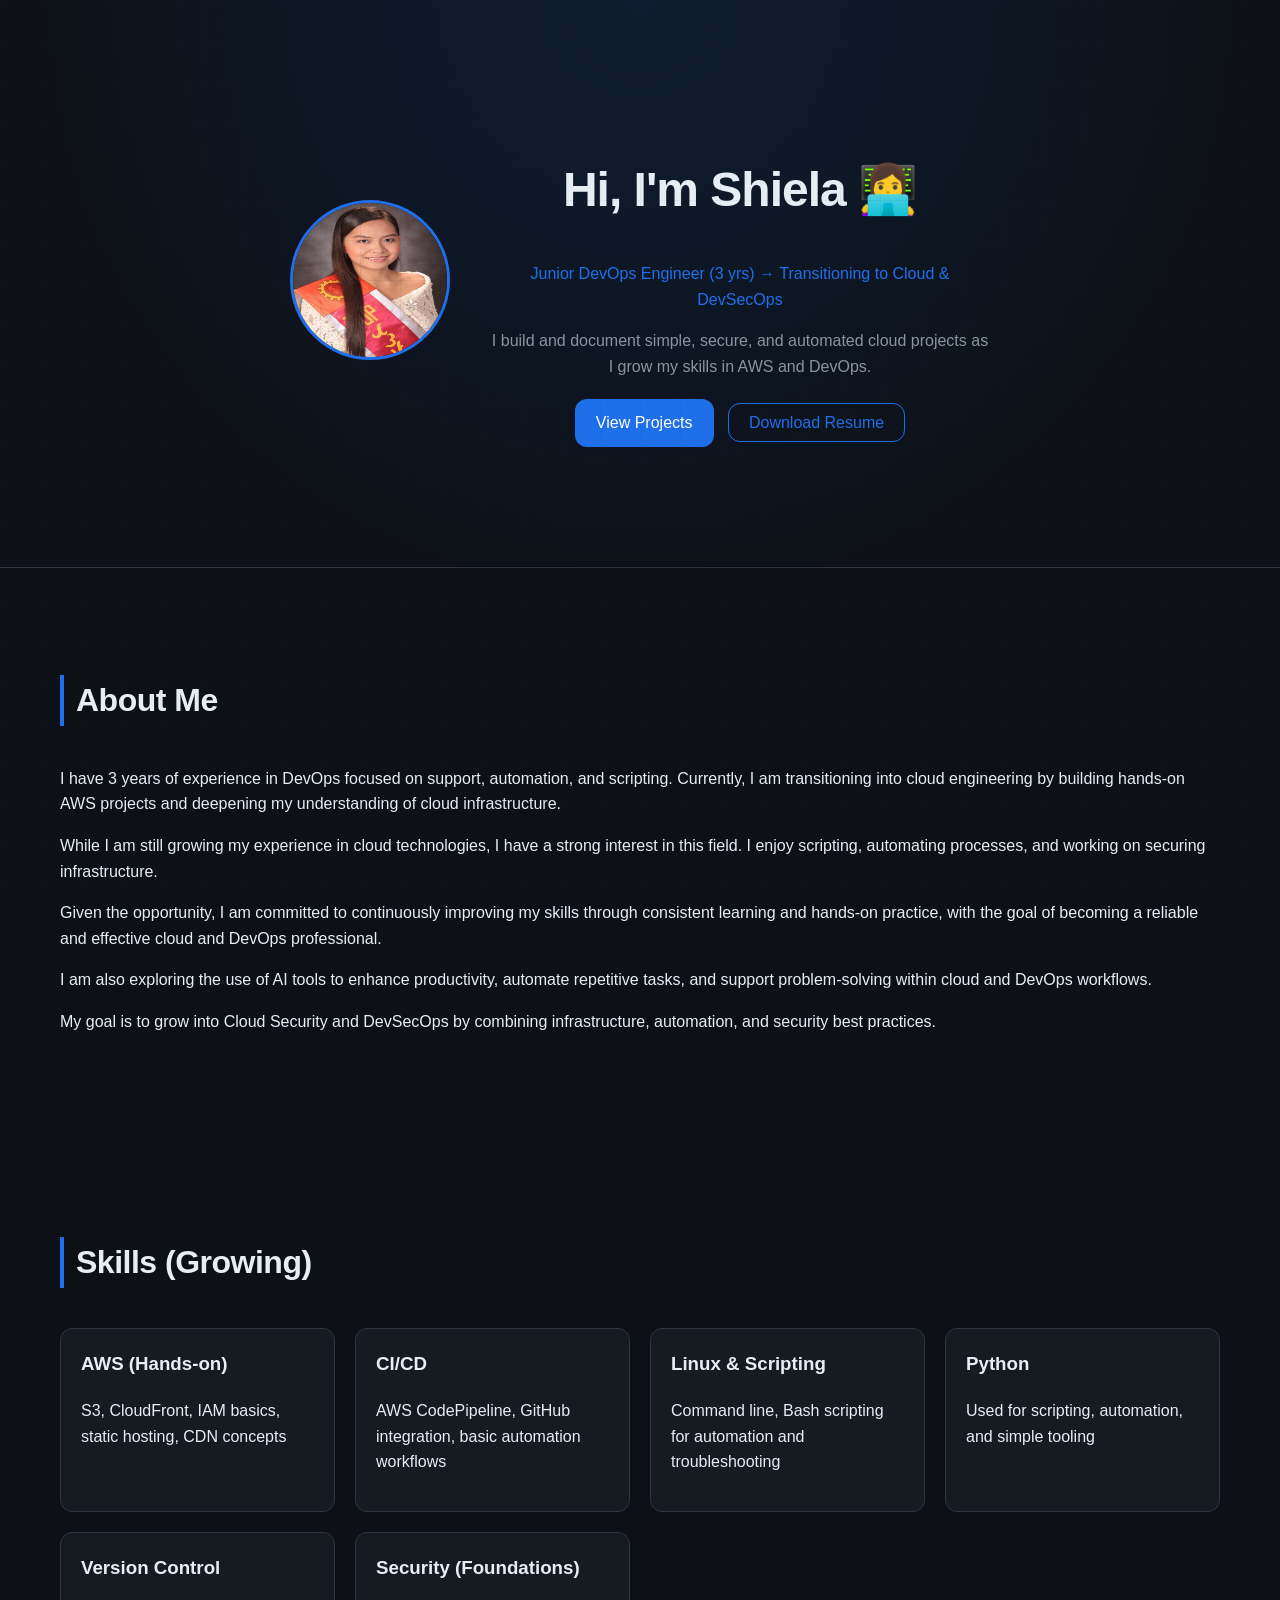
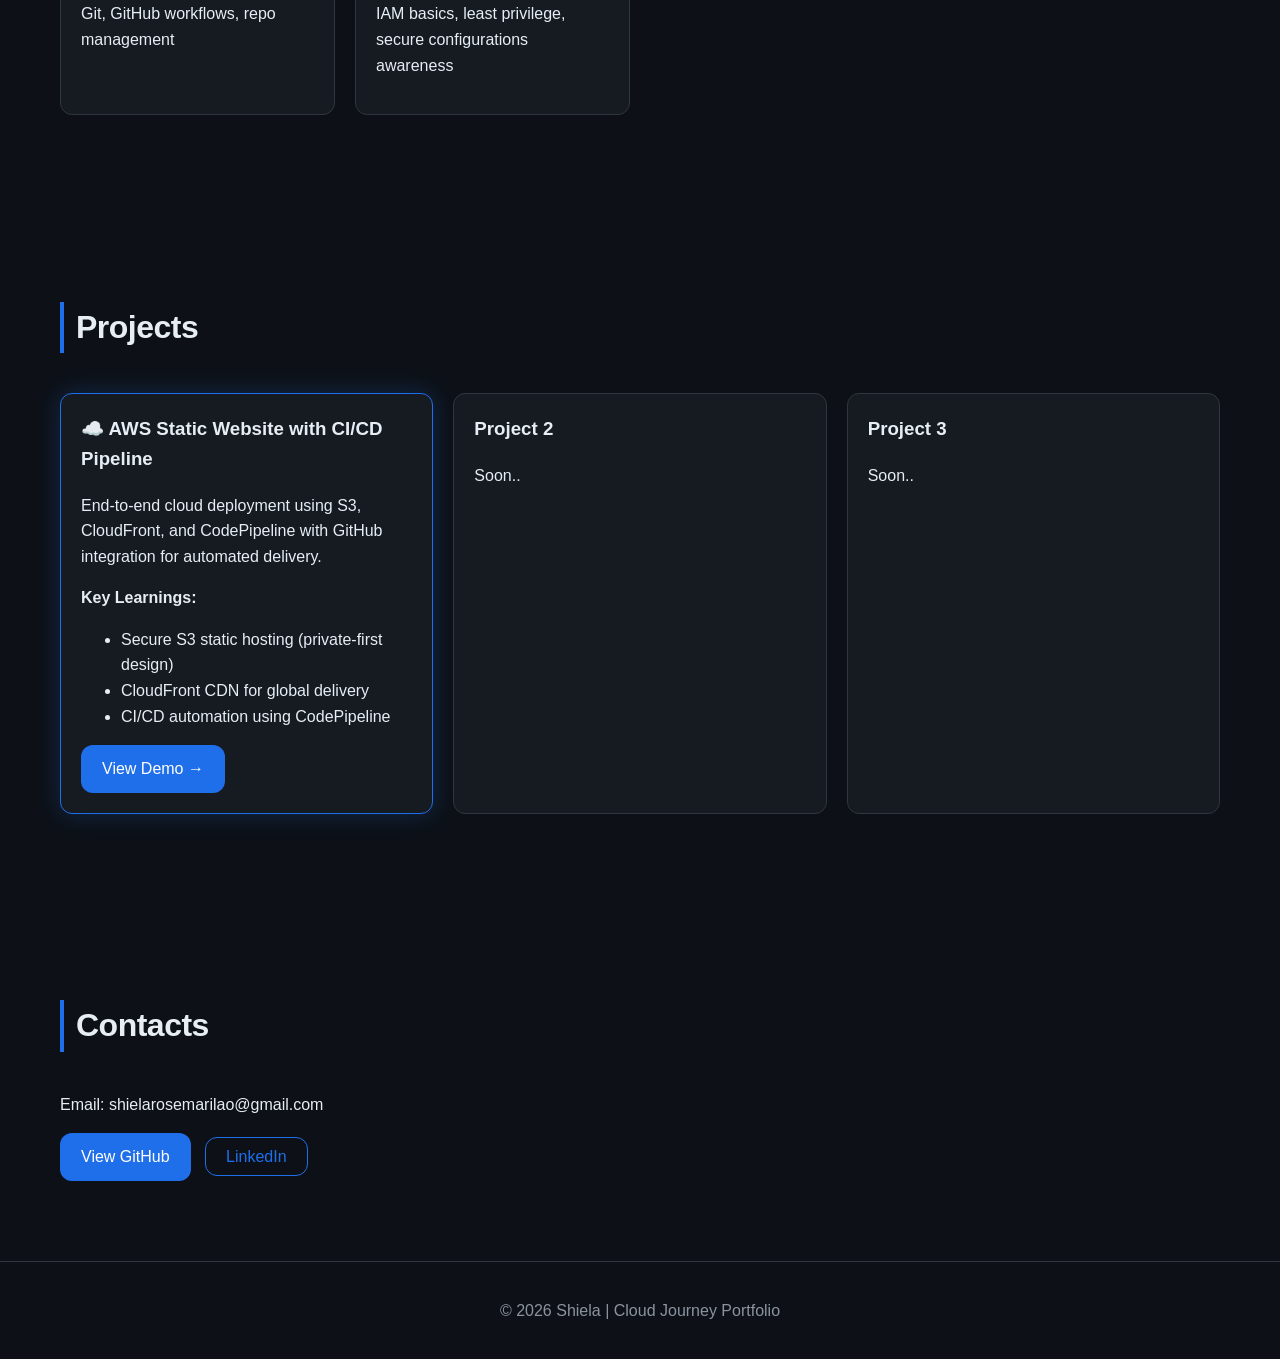
<file: s3-sw-demo/index.html>
<!DOCTYPE html>
<html lang="en">
<head>
<meta charset="UTF-8">
<meta name="viewport" content="width=device-width, initial-scale=1.0">
<title>Shiela | Cloud & DevOps</title>
<link rel="stylesheet" href="styles.css">
</head>

<body>

<!-- HERO -->
<header>

    <div class="hero-container">

        <!-- PHOTO -->
        <div class="hero-image">
            <img src="images/profile.jpg" alt="Shiela Profile">
        </div>

        <!-- TEXT -->
        <div class="hero-text">
            <h1>Hi, I'm Shiela 👩‍💻</h1>
            <p class="role">
                Junior DevOps Engineer (3 yrs) → Transitioning to Cloud & DevSecOps
            </p>

            <p class="hero-sub">
                I build and document simple, secure, and automated cloud projects 
                as I grow my skills in AWS and DevOps.
            </p>

            <div class="cta">
                 <a href="#projects" class="btn">View Projects</a>
                <a href="resume.pdf" download class="btn-outline">Download Resume</a>
            </div>

        </div>

    </div>

</header>

<!-- ABOUT -->
<section id="about" class="section">
    <h2>About Me</h2>

<p>
I have 3 years of experience in DevOps focused on support, automation,
and scripting. Currently, I am transitioning into cloud engineering
by building hands-on AWS projects and deepening my understanding of
cloud infrastructure.
</p>

<p>
While I am still growing my experience in cloud technologies, I have a
strong interest in this field. I enjoy scripting, automating processes,
and working on securing infrastructure.
</p>

<p>
Given the opportunity, I am committed to continuously improving my skills
through consistent learning and hands-on practice, with the goal of becoming
a reliable and effective cloud and DevOps professional.
</p>

<p>
I am also exploring the use of AI tools to enhance productivity,
automate repetitive tasks, and support problem-solving within
cloud and DevOps workflows.
</p>

<p>
My goal is to grow into Cloud Security and DevSecOps by combining
infrastructure, automation, and security best practices.
</p>
</section>

<!-- SKILLS -->
<section id="skills" class="section">
    <h2>Skills (Growing)</h2>

<div class="cards">
    <div class="card">
        <h3>AWS (Hands-on)</h3>
        <p>S3, CloudFront, IAM basics, static hosting, CDN concepts</p>
    </div>

    <div class="card">
        <h3>CI/CD</h3>
        <p>AWS CodePipeline, GitHub integration, basic automation workflows</p>
    </div>

    <div class="card">
        <h3>Linux & Scripting</h3>
        <p>Command line, Bash scripting for automation and troubleshooting</p>
    </div>

    <div class="card">
        <h3>Python</h3>
        <p>Used for scripting, automation, and simple tooling</p>
    </div>

    <div class="card">
        <h3>Version Control</h3>
        <p>Git, GitHub workflows, repo management</p>
    </div>

    <div class="card">
        <h3>Security (Foundations)</h3>
        <p>IAM basics, least privilege, secure configurations awareness</p>
    </div>
</div>
</section>

<!-- PROJECTS -->
<section id="projects" class="section">
    <h2>Projects</h2>

    <div class="cards">

        <!-- ⭐ FEATURED PROJECT -->
        <div class="card featured">
            <h3>☁️ AWS Static Website with CI/CD Pipeline</h3>
            <p>
                End-to-end cloud deployment using S3, CloudFront, and CodePipeline
                with GitHub integration for automated delivery.
            </p>

            <p><strong>Key Learnings:</strong></p>
            <ul>
                <li>Secure S3 static hosting (private-first design)</li>
                <li>CloudFront CDN for global delivery</li>
                <li>CI/CD automation using CodePipeline</li>
            </ul>

            <a href="demo.html" class="btn">View Demo →</a>
        </div>

        <div class="card">
            <h3>Project 2</h3>
            <p>Soon..</p>
        </div>

        <div class="card">
            <h3>Project 3</h3>
            <p>Soon..</p>
        </div>

    </div>
</section>


<!-- ROADMAP -->
<section id="roadmap" class="section hidden">
    <h2>Learning Roadmap</h2>

<div class="cards">

    <div class="card">
        <h3>AWS Cloud (Deep Dive)</h3>
        <p>
            Strengthening core AWS knowledge including networking (VPC),
            IAM, and compute services while building real-world projects.
        </p>
    </div>

    <div class="card">
        <h3>Containers on AWS (ECS & EKS)</h3>
        <p>
            Working with containerized workloads using ECS and EKS,
            understanding deployment, scaling, and service management.
        </p>
    </div>

    <div class="card">
        <h3>Terraform (Infrastructure as Code)</h3>
        <p>
            Learning to provision and manage AWS infrastructure using code
            for repeatability and automation.
        </p>
    </div>

    <div class="card">
        <h3>CI/CD for Cloud & Containers</h3>
        <p>
            Expanding pipelines to support container builds, testing,
            and automated deployments in AWS environments.
        </p>
    </div>

    <div class="card">
        <h3>Cloud Security / DevSecOps</h3>
        <p>
            Applying security best practices in IAM, container security,
            and integrating security checks into CI/CD pipelines.
        </p>
    </div>

</div>
</section>

<!-- CONTACT -->
<section id="contact" class="section">
    <h2>Contacts</h2>
    <p>Email: shielarosemarilao@gmail.com</p>
    <a href="https://github.com/faithntech/aws-practical-hands-on" class="btn">View GitHub</a>
    <a href="https://linkedin.com/in/shielarosemarilao" class="btn-outline">LinkedIn</a>
</section>

<footer>
    <p>© 2026 Shiela | Cloud Journey Portfolio</p>
</footer>

<script src="script.js"></script>
</body>
</html>
</file>
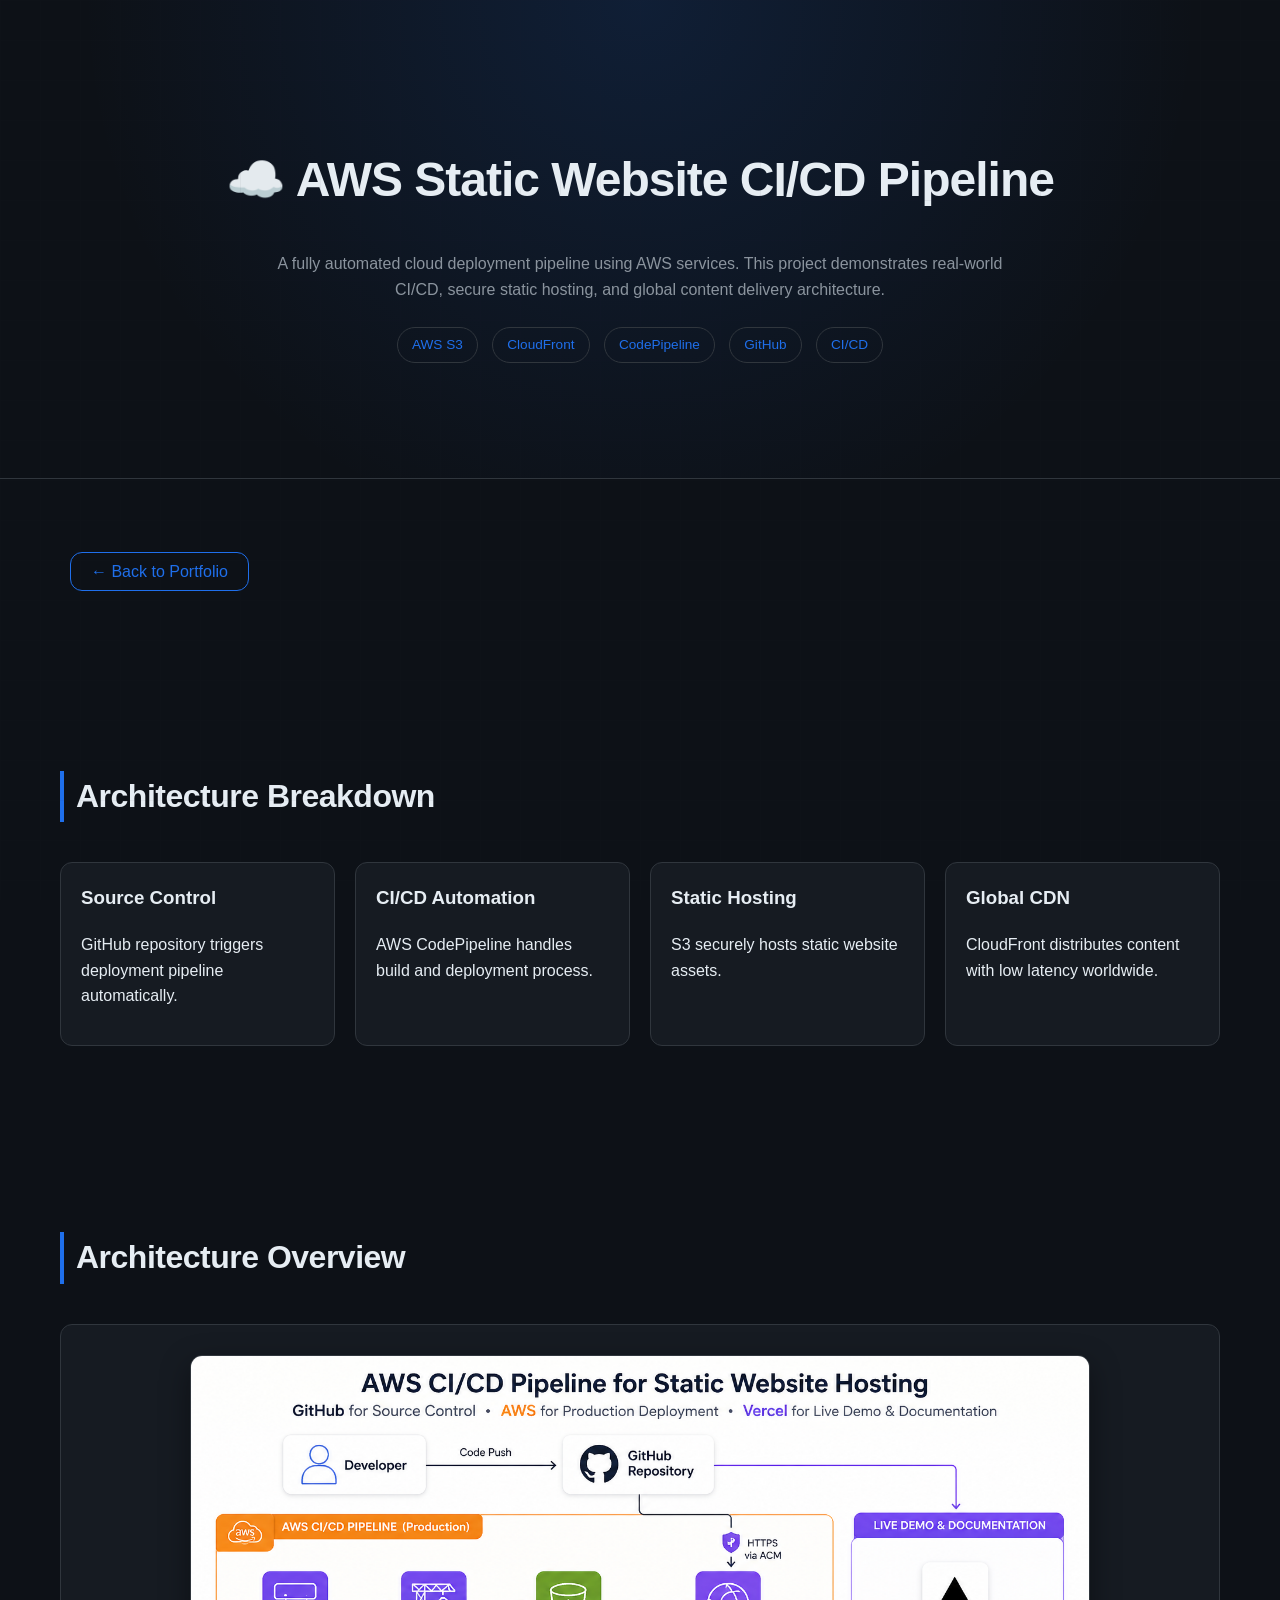
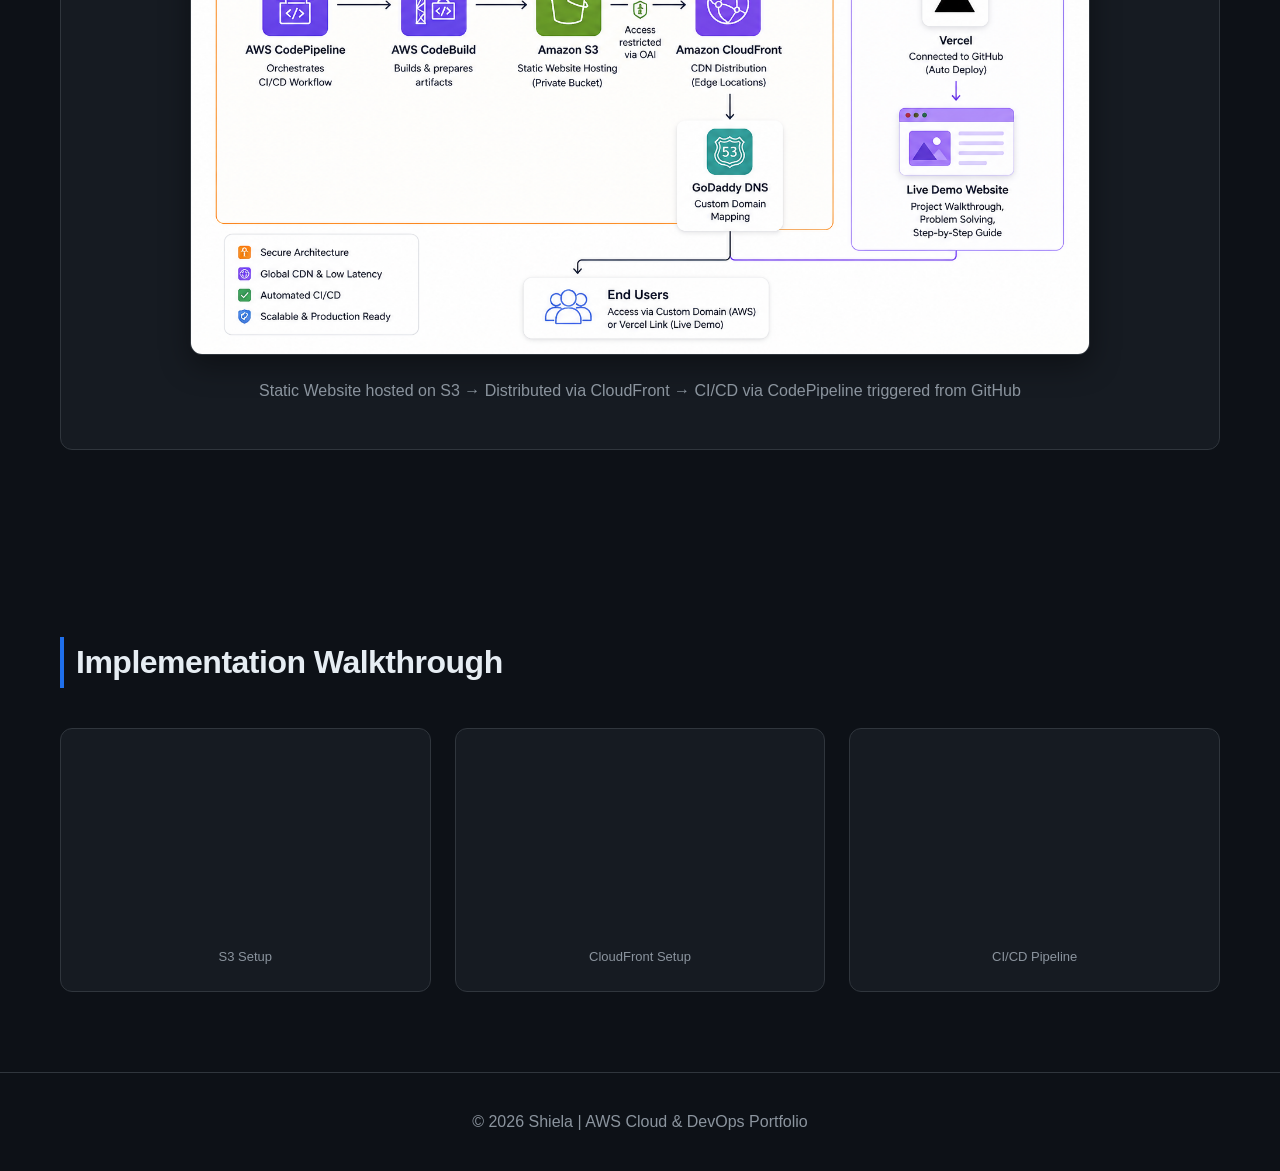
<file: s3-sw-demo/demo.html>
<!DOCTYPE html>
<html lang="en">
<head>
<meta charset="UTF-8">
<meta name="viewport" content="width=device-width, initial-scale=1.0">
<title>AWS CI/CD Case Study | Shiela</title>
<link rel="stylesheet" href="styles.css">
</head>

<body>

<header class="demo-header">

    <h1>☁️ AWS Static Website CI/CD Pipeline</h1>

    <p class="demo-subtitle">
        A fully automated cloud deployment pipeline using AWS services.
        This project demonstrates real-world CI/CD, secure static hosting,
        and global content delivery architecture.
    </p>

    <div class="tech-stack">
        <span>AWS S3</span>
        <span>CloudFront</span>
        <span>CodePipeline</span>
        <span>GitHub</span>
        <span>CI/CD</span>
    </div>

</header>

<section class="section">
    <a href="index.html" class="btn-outline">← Back to Portfolio</a>
</section>

<section class="section">

    <h2>Architecture Breakdown</h2>

    <div class="cards">

        <div class="card">
            <h3>Source Control</h3>
            <p>GitHub repository triggers deployment pipeline automatically.</p>
        </div>

        <div class="card">
            <h3>CI/CD Automation</h3>
            <p>AWS CodePipeline handles build and deployment process.</p>
        </div>

        <div class="card">
            <h3>Static Hosting</h3>
            <p>S3 securely hosts static website assets.</p>
        </div>

        <div class="card">
            <h3>Global CDN</h3>
            <p>CloudFront distributes content with low latency worldwide.</p>
        </div>

    </div>

</section>

<!-- ARCHITECTURE DIAGRAM -->
<section class="section">

    <h2>Architecture Overview</h2>

    <div class="card" style="text-align:center; padding:30px;">

        <img src="images/aws-architecture.png" 
             alt="AWS Architecture Diagram"
             style="
                width:100%;
                max-width:900px;
                border-radius:12px;
                border:1px solid #30363d;
                box-shadow: 0 10px 30px rgba(0,0,0,0.4);
             ">

        <p style="margin-top:15px; color:#8b949e;">
            Static Website hosted on S3 → Distributed via CloudFront → 
            CI/CD via CodePipeline triggered from GitHub
        </p>

    </div>

</section>

<section class="section">

    <h2>Implementation Walkthrough</h2>

    <div class="video-grid">

        <div class="video-frame">
            <iframe src="https://www.youtube.com/embed/fFvZ2PQpAlM"></iframe>
            <p class="video-caption">S3 Setup</p>
        </div>

        <div class="video-frame">
            <iframe src="https://www.youtube.com/embed/D8NzGNnAabQ"></iframe>
            <p class="video-caption">CloudFront Setup</p>
        </div>

        <div class="video-frame">
            <iframe src="https://www.youtube.com/embed/52ISIA1Jj28"></iframe>
            <p class="video-caption">CI/CD Pipeline</p>
        </div>

    </div>

</section>

<footer>
    <p>© 2026 Shiela | AWS Cloud & DevOps Portfolio</p>
</footer>

</body>
</html>
</file>
<file: s3-sw-demo/styles.css>
/* =========================
   DESIGN TOKENS (SYSTEM STYLE)
========================= */
:root {
    --bg-primary: #0d1117;
    --bg-secondary: #161b22;
    --border: #30363d;

    --text-primary: #e6edf3;
    --text-secondary: #8b949e;

    --accent: #1f6feb;
    --accent-hover: #388bfd;

    --radius: 12px;
    --spacing: 16px;
}

/* GLOBAL */
* {
    box-sizing: border-box;
}
html {
    scroll-behavior: smooth;
}

body {
    margin: 0;
    font-family: 'Inter', sans-serif;
    background: var(--bg-primary);
    color: var(--text-primary);
     line-height: 1.6;
}

/* =========================
   HEADER (TECH HERO STYLE)
========================= */
header {
    background: radial-gradient(circle at top, #1f6feb20, transparent 70%),
                var(--bg-primary);
    border-bottom: 1px solid var(--border);
    text-align: center;
    padding: 120px 20px;
}

h1 {
    font-size: 3rem;
    font-weight: 700;
    letter-spacing: -1px;
}

h2 {
    font-size: 2rem;
    font-weight: 600;
    color: var(--text-primary);
    margin-bottom: 40px;
    border-left: 4px solid var(--accent);
    padding-left: 12px;
}

/* =========================
   BUTTON (DEV STYLE)
========================= */
.btn {
    display: inline-block;
    padding: 10px 20px;
    border-radius: var(--radius);
    background: var(--accent);
    color: white;
    text-decoration: none;
    font-weight: 500;
    border: 1px solid transparent;
    transition: all 0.2s ease;
    .btn {
    position: relative;
    z-index: 10;
    box-shadow: 0 4px 18px rgba(31,111,235,0.25);
}

a {
    position: relative;
    z-index: 9999;
}
}

.btn:hover {
    background: var(--accent-hover);
    border: 1px solid var(--accent);
    transform: translateY(-2px);
}

/* =========================
   SECTIONS
========================= */
.section {
    max-width: 1200px;
    margin: auto;
    padding: 80px 20px;
}

/* ===== SECTION HIERARCHY IMPROVEMENT ===== */
.section h2 {
    letter-spacing: -0.5px;
}

/* =========================
   CARD GRID (DASHBOARD STYLE)
========================= */
.cards {
    display: grid;
    grid-template-columns: repeat(auto-fit, minmax(260px, 1fr));
    gap: 20px;
}

/* CARD */
.card {
    background: var(--bg-secondary);
    border: 1px solid var(--border);
    border-radius: var(--radius);
    padding: 20px;
    transition: all 0.25s ease;
    position: relative;
}

.card.featured {
    border: 1px solid var(--accent);
    box-shadow: 0 0 25px rgba(31,111,235,0.25);
}

/* subtle top glow */
.card::before {
    content: "";
    position: absolute;
    inset: 0;
    border-radius: var(--radius);
    background: linear-gradient(120deg, transparent, #1f6feb20, transparent);
    opacity: 0;
    transition: 0.3s;
}

.card:hover {
    transform: translateY(-6px);
    box-shadow: 0 12px 30px rgba(0,0,0,0.4);
}

.card:hover::before {
    opacity: 1;
}

.card:hover,
.video-frame:hover {
    transform: translateY(-6px);
    box-shadow: 0 10px 30px rgba(0,0,0,0.4);
}

/* =========================
   VIDEO GRID (TECH STYLE)
========================= */
.video-grid {
    display: grid;
    grid-template-columns: repeat(auto-fit, minmax(320px, 1fr));
    gap: 24px;
    margin-top: 40px;
}

/* container */
.video-container {
    max-width: 100%;
}

/* frame like system panel */
.video-frame {
    background: var(--bg-secondary);
    border: 1px solid var(--border);
    border-radius: var(--radius);
    padding: 10px;
    transition: 0.25s ease;
}

/* video size (clean rectangle) */
.video-frame iframe {
    width: 100%;
    height: 200px; /* 👈 smaller rectangle */
    border-radius: 8px;
    border: none;
    display: block;
    transition: transform 0.3s ease;
    pointer-events: auto;
    z-index: 2;
}

/* hover effect (subtle) */
.video-frame:hover {
    border-color: var(--accent);
    transform: translateY(-4px);
}


.video-frame:hover iframe {
    transform: scale(1.02);
}

/* caption */
.video-caption {
    margin-top: 8px;
    font-size: 13px;
    color: var(--text-secondary);
    text-align: center;
}

/* =========================
   PROJECT FOLDER (TOGGLE UI)
========================= */

.project-folder {
    background: var(--bg-secondary);
    border: 1px solid var(--border);
    border-radius: var(--radius);
    padding: 16px;
    cursor: pointer;
    font-weight: 600;
    color: var(--text-primary);
    transition: all 0.25s ease;
    margin-bottom: 20px;
    position: relative;
}

/* hover interaction (consistent with cards) */
.project-folder:hover {
    border-color: var(--accent);
    transform: translateY(-3px);
    box-shadow: 0 10px 25px rgba(0,0,0,0.35);
}

/* small accent indicator */
.project-folder::before {
    content: "▶";
    color: var(--accent);
    margin-right: 10px;
}

/* === GLOW BORDER EFFECT === */
.card,
.video-frame {
    position: relative;
    overflow: hidden;
}

.card::after,
.video-frame::after {
    content: "";
    position: absolute;
    inset: 0;
    border-radius: inherit;
    padding: 1px;
    background: linear-gradient(120deg, transparent, var(--accent), transparent);

    -webkit-mask: 
        linear-gradient(#000 0 0) content-box, 
        linear-gradient(#000 0 0);
    -webkit-mask-composite: xor;
    mask-composite: exclude;

    opacity: 0;
    transition: 0.3s;

    pointer-events: none; /* 🔥 critical fix */
}

.card:hover::after,
.video-frame:hover::after {
    opacity: 1;
}

/* =========================
   FOOTER
========================= */
footer {
    border-top: 1px solid var(--border);
    padding: 20px;
    text-align: center;
    color: var(--text-secondary);
}

/* =========================
   ANIMATIONS (SUBTLE)
========================= */
.hidden {
    display: none;
}

.show {
    opacity: 1;
    transform: translateY(0);
}

/* === TECH GRID BACKGROUND === */
body::before {
    content: "";
    position: fixed;
    inset: 0;
    background-image: 
        linear-gradient(var(--border) 1px, transparent 1px),
        linear-gradient(90deg, var(--border) 1px, transparent 1px);
    background-size: 40px 40px;
    opacity: 0.05;
    pointer-events: none;
}

.cta {
    margin-top: 20px;
}

.btn-outline {
    padding: 10px 20px;
    border-radius: var(--radius);
    border: 1px solid var(--accent);
    color: var(--accent);
    text-decoration: none;
    margin-left: 10px;
}

.btn-outline:hover {
    background: var(--accent);
    color: white;
}

* ===== ELITE BUTTON SYSTEM ===== */
.btn,
.btn-outline {
    position: relative;
    z-index: 2;
    font-weight: 500;
    transition: all 0.2s ease;
}

.card h3 {
    margin-top: 0;
}

.card a {
    position: relative;
    z-index: 5;
}

header p {
    color: var(--text-secondary);
    margin-top: 10px;
}

.hero-container {
    display: flex;
    align-items: center;
    justify-content: center;
    gap: 40px;
    flex-wrap: wrap;
}

.hero-image img {
    width: 160px;
    height: 160px;
    border-radius: 50%;
    border: 3px solid var(--accent);
}

.hero-text {
    max-width: 500px;
}

.role {
    color: var(--accent);
    font-weight: 500;
}

.hero-sub {
    margin-top: 10px;
    color: var(--text-secondary);
}

/* Demo Header */
.demo-header {
    text-align: center;
    padding: 110px 20px;
    border-bottom: 1px solid var(--border);
    background: radial-gradient(circle at top, #1f6feb25, transparent 70%);
}

.demo-subtitle {
    max-width: 750px;
    margin: 20px auto;
    color: var(--text-secondary);
}

.tech-stack {
    margin-top: 15px;
}

.tech-stack span {
    display: inline-block;
    margin: 5px;
    padding: 6px 14px;
    border-radius: 999px;
    border: 1px solid var(--border);
    color: var(--accent);
    font-size: 0.85rem;
    transition: 0.2s;
}

.tech-stack span:hover {
    transform: translateY(-2px);
    border-color: var(--accent);
}
</file>
